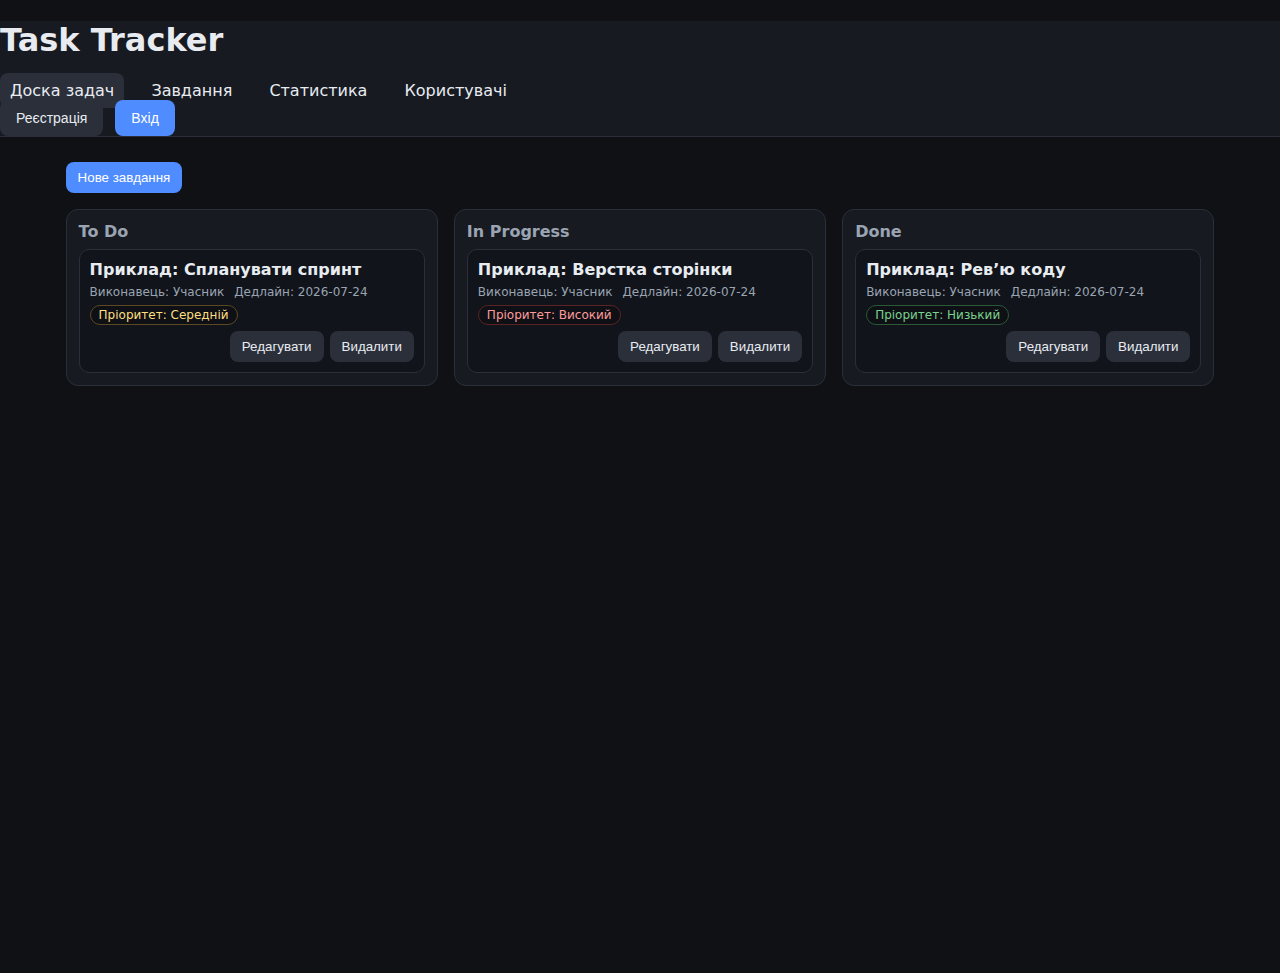
<file: index.html>
<!DOCTYPE html>
<html lang="uk">
<head>
	<meta charset="UTF-8" />
	<meta name="viewport" content="width=device-width, initial-scale=1.0" />
	<title>Task Tracker — Доска задач</title>
	<link rel="stylesheet" href="css/styles.css" />
</head>
<body>
	<header class="app-header">
		<h1>Task Tracker</h1>
		<nav class="top-nav">
			<a href="index.html" class="active">Доска задач</a>
			<a href="tasks.html">Завдання</a>
			<a href="stats.html">Статистика</a>
			<a href="users.html">Користувачі</a>
		</nav>
		<div class="auth-actions">
			<button id="btn-register" class="btn-secondary">Реєстрація</button>
			<button id="btn-login" class="btn-primary">Вхід</button>
		</div>
	</header>

	<main class="container">
		<section class="toolbar">
			<button id="btn-new-task" class="btn-primary">Нове завдання</button>
		</section>

		<section class="kanban" id="kanban-board">
			<article class="kanban-column" data-status="todo">
				<h2>To Do</h2>
				<div class="kanban-list" id="col-todo"></div>
			</article>
			<article class="kanban-column" data-status="in_progress">
				<h2>In Progress</h2>
				<div class="kanban-list" id="col-in_progress"></div>
			</article>
			<article class="kanban-column" data-status="done">
				<h2>Done</h2>
				<div class="kanban-list" id="col-done"></div>
			</article>
		</section>
	</main>

	<div class="modal" id="task-modal" aria-hidden="true">
		<div class="modal-backdrop" data-close></div>
		<div class="modal-content" role="dialog" aria-modal="true" aria-labelledby="task-modal-title">
			<header class="modal-header">
				<h3 id="task-modal-title">Завдання</h3>
				<button class="icon-button" data-close aria-label="Close">×</button>
			</header>
			<form id="task-form" class="modal-body">
				<input type="hidden" id="task-id" />

				<label>Назва
					<input type="text" id="task-title" required />
				</label>

				<label>Опис
					<textarea id="task-desc" rows="3"></textarea>
				</label>

				<label>Виконавець
					<select id="task-assignee"></select>
				</label>

				<div class="row">
					<label>Дедлайн
						<input type="date" id="task-deadline" />
					</label>
					<label>Пріоритет
						<select id="task-priority">
							<option value="low">Низький</option>
							<option value="medium" selected>Середній</option>
							<option value="high">Високий</option>
						</select>
					</label>
				</div>

				<label>Статус
					<select id="task-status">
						<option value="todo">To Do</option>
						<option value="in_progress">In Progress</option>
						<option value="done">Done</option>
					</select>
				</label>

				<footer class="modal-footer">
					<button type="button" class="btn-secondary" data-close>Скасувати</button>
					<button type="submit" class="btn-primary">Зберегти</button>
				</footer>
			</form>
		</div>
	</div>

	<div class="modal" id="auth-register-modal" aria-hidden="true">
		<div class="modal-backdrop" data-close></div>
		<div class="modal-content" role="dialog" aria-modal="true" aria-labelledby="register-title">
			<header class="modal-header">
				<h3 id="register-title">Реєстрація</h3>
				<button class="icon-button" data-close aria-label="Close">×</button>
			</header>
			<form id="register-form" class="modal-body">
				<label>Ім'я
					<input type="text" id="register-name" required />
				</label>
				<label>Пошта
					<input type="email" id="register-email" required />
				</label>
				<label>Пароль
					<input type="password" id="register-password" required />
				</label>
				<footer class="modal-footer">
					<button type="button" class="btn-secondary" data-close>Скасувати</button>
					<button type="submit" class="btn-primary">Зареєструватися</button>
				</footer>
			</form>
		</div>
	</div>

	<div class="modal" id="auth-login-modal" aria-hidden="true">
		<div class="modal-backdrop" data-close></div>
		<div class="modal-content" role="dialog" aria-modal="true" aria-labelledby="login-title">
			<header class="modal-header">
				<h3 id="login-title">Вхід</h3>
				<button class="icon-button" data-close aria-label="Close">×</button>
			</header>
			<form id="login-form" class="modal-body">
				<label>Пошта
					<input type="email" id="login-email" required />
				</label>
				<label>Пароль
					<input type="password" id="login-password" required />
				</label>
				<footer class="modal-footer">
					<button type="button" class="btn-secondary" data-close>Скасувати</button>
					<button type="submit" class="btn-primary">Увійти</button>
				</footer>
			</form>
		</div>
	</div>

	<script src="js/app.js"></script>
</body>
</html>
</file>
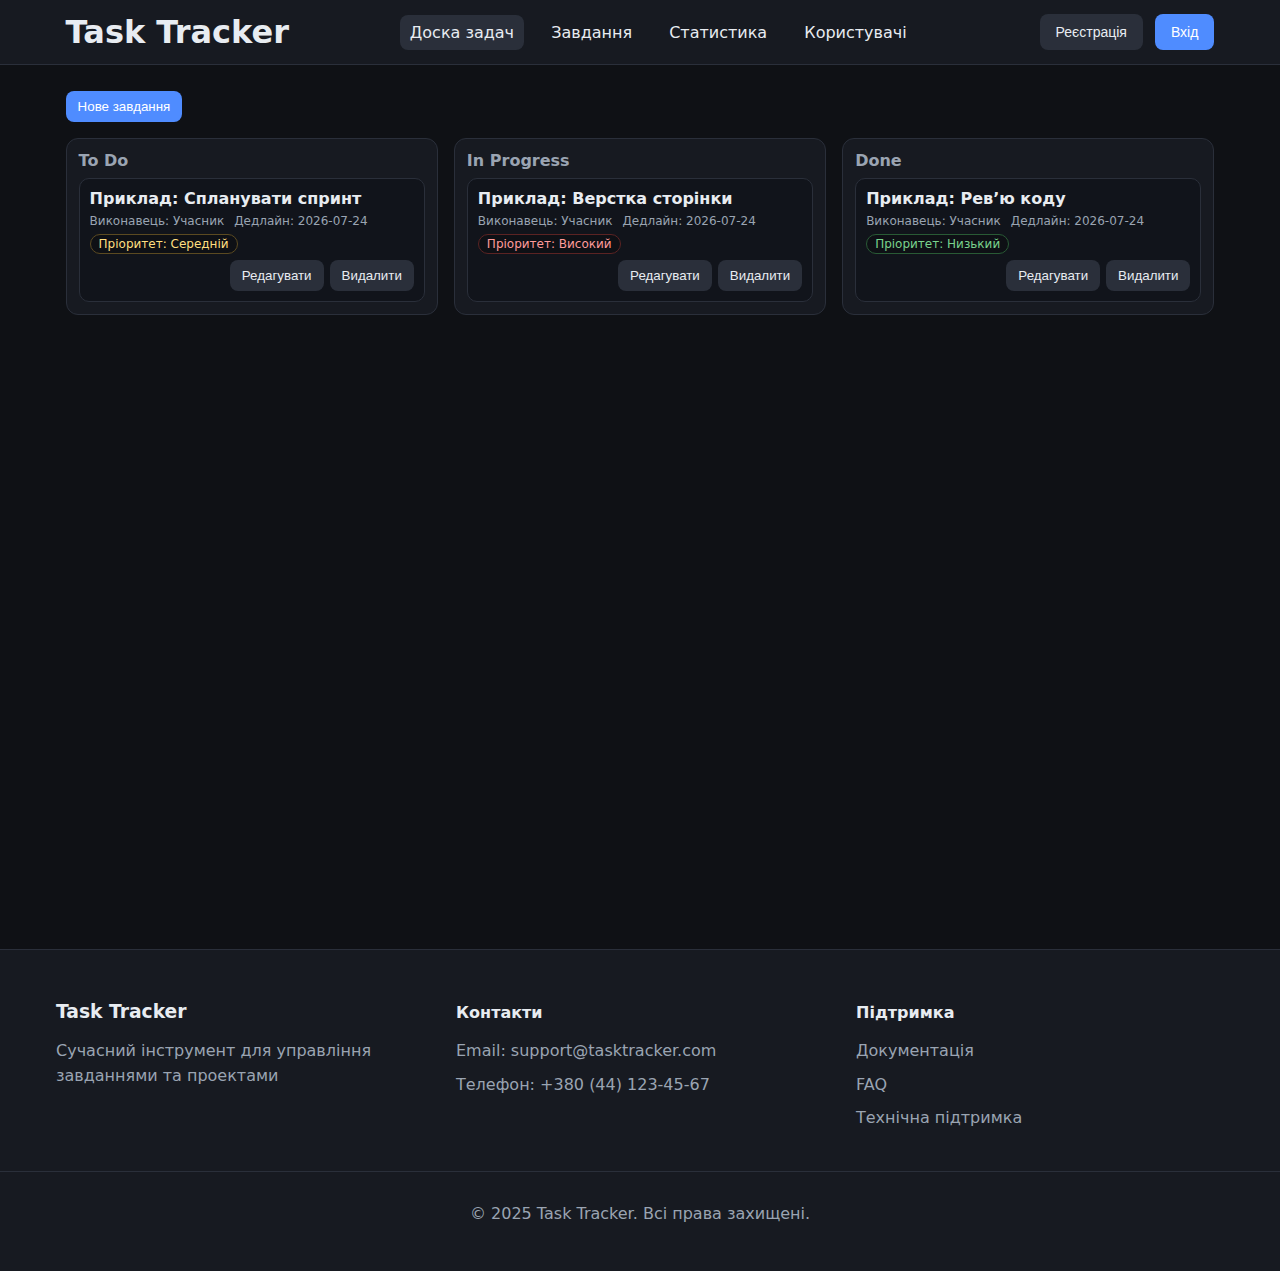
<file: html/index.html>
<!DOCTYPE html>
<html lang="uk">
<head>
	<meta charset="UTF-8" />
	<meta name="viewport" content="width=device-width, initial-scale=1.0" />
	<title>Task Tracker — Доска задач</title>
	<link rel="stylesheet" href="../css/styles.css" />
</head>
<body>
	<header class="app-header">
		<div class="header-content">
			<div class="logo-section">
				<h1>Task Tracker</h1>
				<button class="mobile-menu-toggle" id="mobile-menu-toggle" aria-label="Toggle menu">
					<span class="hamburger-line"></span>
					<span class="hamburger-line"></span>
					<span class="hamburger-line"></span>
				</button>
			</div>
			<nav class="top-nav" id="top-nav">
				<a href="index.html" class="active">Доска задач</a>
				<a href="tasks.html">Завдання</a>
				<a href="stats.html">Статистика</a>
				<a href="users.html">Користувачі</a>
				<div class="mobile-auth-actions">
					<button id="btn-register-mobile" class="btn-secondary">Реєстрація</button>
					<button id="btn-login-mobile" class="btn-primary">Вхід</button>
				</div>
			</nav>
			<div class="auth-actions">
				<button id="btn-register" class="btn-secondary">Реєстрація</button>
				<button id="btn-login" class="btn-primary">Вхід</button>
			</div>
		</div>
	</header>

	<main class="container">
		<section class="toolbar">
			<button id="btn-new-task" class="btn-primary">Нове завдання</button>
		</section>

		<section class="kanban" id="kanban-board">
			<article class="kanban-column" data-status="todo">
				<h2>To Do</h2>
				<div class="kanban-list" id="col-todo"></div>
			</article>
			<article class="kanban-column" data-status="in_progress">
				<h2>In Progress</h2>
				<div class="kanban-list" id="col-in_progress"></div>
			</article>
			<article class="kanban-column" data-status="done">
				<h2>Done</h2>
				<div class="kanban-list" id="col-done"></div>
			</article>
		</section>
	</main>

	<div class="modal" id="task-modal" aria-hidden="true">
		<div class="modal-backdrop" data-close></div>
		<div class="modal-content" role="dialog" aria-modal="true" aria-labelledby="task-modal-title">
			<header class="modal-header">
				<h3 id="task-modal-title">Завдання</h3>
				<button class="icon-button" data-close aria-label="Close">×</button>
			</header>
			<form id="task-form" class="modal-body">
				<input type="hidden" id="task-id" />

				<label>Назва
					<input type="text" id="task-title" required />
				</label>

				<label>Опис
					<textarea id="task-desc" rows="3"></textarea>
				</label>

				<label>Виконавець
					<select id="task-assignee"></select>
				</label>

				<div class="row">
					<label>Дедлайн
						<input type="date" id="task-deadline" />
					</label>
					<label>Пріоритет
						<select id="task-priority">
							<option value="low">Низький</option>
							<option value="medium" selected>Середній</option>
							<option value="high">Високий</option>
						</select>
					</label>
				</div>

				<label>Статус
					<select id="task-status">
						<option value="todo">To Do</option>
						<option value="in_progress">In Progress</option>
						<option value="done">Done</option>
					</select>
				</label>

				<footer class="modal-footer">
					<button type="button" class="btn-secondary" data-close>Скасувати</button>
					<button type="submit" class="btn-primary">Зберегти</button>
				</footer>
			</form>
		</div>
	</div>

	<div class="modal" id="auth-register-modal" aria-hidden="true">
		<div class="modal-backdrop" data-close></div>
		<div class="modal-content" role="dialog" aria-modal="true" aria-labelledby="register-title">
			<header class="modal-header">
				<h3 id="register-title">Реєстрація</h3>
				<button class="icon-button" data-close aria-label="Close">×</button>
			</header>
			<form id="register-form" class="modal-body">
				<label>Ім'я
					<input type="text" id="register-name" required />
				</label>
				<label>Пошта
					<input type="email" id="register-email" required />
				</label>
				<label>Пароль
					<input type="password" id="register-password" required />
				</label>
				<footer class="modal-footer">
					<button type="button" class="btn-secondary" data-close>Скасувати</button>
					<button type="submit" class="btn-primary">Зареєструватися</button>
				</footer>
			</form>
		</div>
	</div>

	<div class="modal" id="auth-login-modal" aria-hidden="true">
		<div class="modal-backdrop" data-close></div>
		<div class="modal-content" role="dialog" aria-modal="true" aria-labelledby="login-title">
			<header class="modal-header">
				<h3 id="login-title">Вхід</h3>
				<button class="icon-button" data-close aria-label="Close">×</button>
			</header>
			<form id="login-form" class="modal-body">
				<label>Пошта
					<input type="email" id="login-email" required />
				</label>
				<label>Пароль
					<input type="password" id="login-password" required />
				</label>
				<footer class="modal-footer">
					<button type="button" class="btn-secondary" data-close>Скасувати</button>
					<button type="submit" class="btn-primary">Увійти</button>
				</footer>
			</form>
		</div>
	</div>

	<footer class="app-footer">
		<div class="footer-content">
			<div class="footer-section">
				<h3>Task Tracker</h3>
				<p>Сучасний інструмент для управління завданнями та проектами</p>
			</div>
			<div class="footer-section">
				<h4>Контакти</h4>
				<p>Email: support@tasktracker.com</p>
				<p>Телефон: +380 (44) 123-45-67</p>
			</div>
			<div class="footer-section">
				<h4>Підтримка</h4>
				<p>Документація</p>
				<p>FAQ</p>
				<p>Технічна підтримка</p>
			</div>
		</div>
		<div class="footer-bottom">
			<p>&copy; 2025 Task Tracker. Всі права захищені.</p>
		</div>
	</footer>

	<script src="../js/app.js"></script>
</body>
</html>
</file>
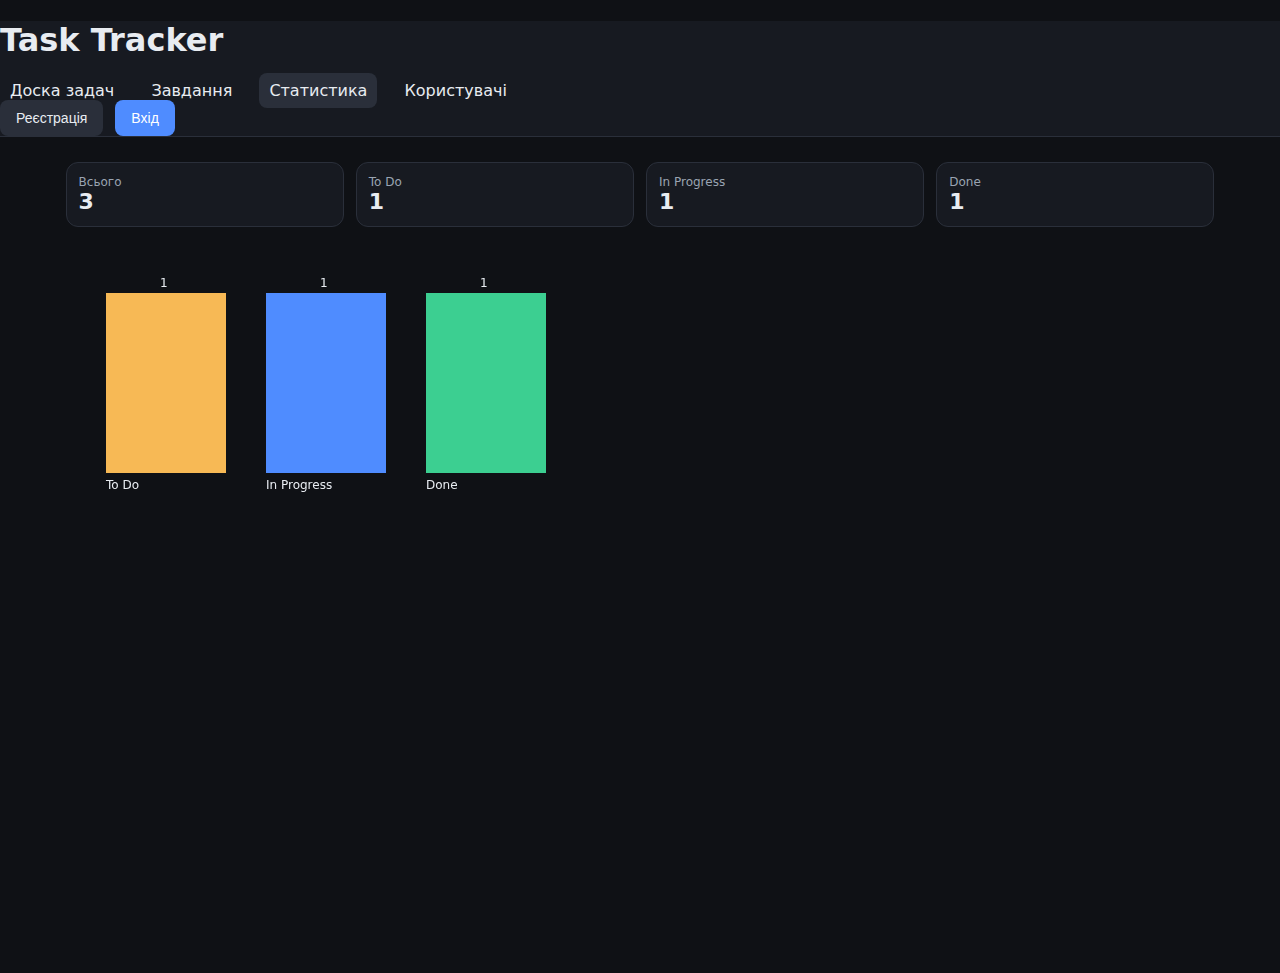
<file: stats.html>
<!DOCTYPE html>
<html lang="uk">
<head>
	<meta charset="UTF-8" />
	<meta name="viewport" content="width=device-width, initial-scale=1.0" />
	<title>Task Tracker — Статистика</title>
	<link rel="stylesheet" href="css/styles.css" />
</head>
<body>
	<header class="app-header">
		<h1>Task Tracker</h1>
		<nav class="top-nav">
			<a href="index.html">Доска задач</a>
			<a href="tasks.html">Завдання</a>
			<a href="stats.html" class="active">Статистика</a>
			<a href="users.html">Користувачі</a>
		</nav>
		<div class="auth-actions">
			<button id="btn-register" class="btn-secondary">Реєстрація</button>
			<button id="btn-login" class="btn-primary">Вхід</button>
		</div>
	</header>

	<main class="container">
		<section class="cards">
			<article class="card"><div class="card-title">Всього</div><div class="card-value" id="stat-total">0</div></article>
			<article class="card"><div class="card-title">To Do</div><div class="card-value" id="stat-todo">0</div></article>
			<article class="card"><div class="card-title">In Progress</div><div class="card-value" id="stat-inprogress">0</div></article>
			<article class="card"><div class="card-title">Done</div><div class="card-value" id="stat-done">0</div></article>
		</section>

		<section>
			<canvas id="chart-status" width="600" height="260" aria-label="Status chart"></canvas>
		</section>
	</main>

	<div class="modal" id="auth-register-modal" aria-hidden="true">
		<div class="modal-backdrop" data-close></div>
		<div class="modal-content" role="dialog" aria-modal="true" aria-labelledby="register-title">
			<header class="modal-header">
				<h3 id="register-title">Реєстрація</h3>
				<button class="icon-button" data-close aria-label="Close">×</button>
			</header>
			<form id="register-form" class="modal-body">
				<label>Ім'я
					<input type="text" id="register-name" required />
				</label>
				<label>Пошта
					<input type="email" id="register-email" required />
				</label>
				<label>Пароль
					<input type="password" id="register-password" required />
				</label>
				<footer class="modal-footer">
					<button type="button" class="btn-secondary" data-close>Скасувати</button>
					<button type="submit" class="btn-primary">Зареєструватися</button>
				</footer>
			</form>
		</div>
	</div>

	<div class="modal" id="auth-login-modal" aria-hidden="true">
		<div class="modal-backdrop" data-close></div>
		<div class="modal-content" role="dialog" aria-modal="true" aria-labelledby="login-title">
			<header class="modal-header">
				<h3 id="login-title">Вхід</h3>
				<button class="icon-button" data-close aria-label="Close">×</button>
			</header>
			<form id="login-form" class="modal-body">
				<label>Пошта
					<input type="email" id="login-email" required />
				</label>
				<label>Пароль
					<input type="password" id="login-password" required />
				</label>
				<footer class="modal-footer">
					<button type="button" class="btn-secondary" data-close>Скасувати</button>
					<button type="submit" class="btn-primary">Увійти</button>
				</footer>
			</form>
		</div>
	</div>

	<script src="js/app.js"></script>
</body>
</html>
</file>
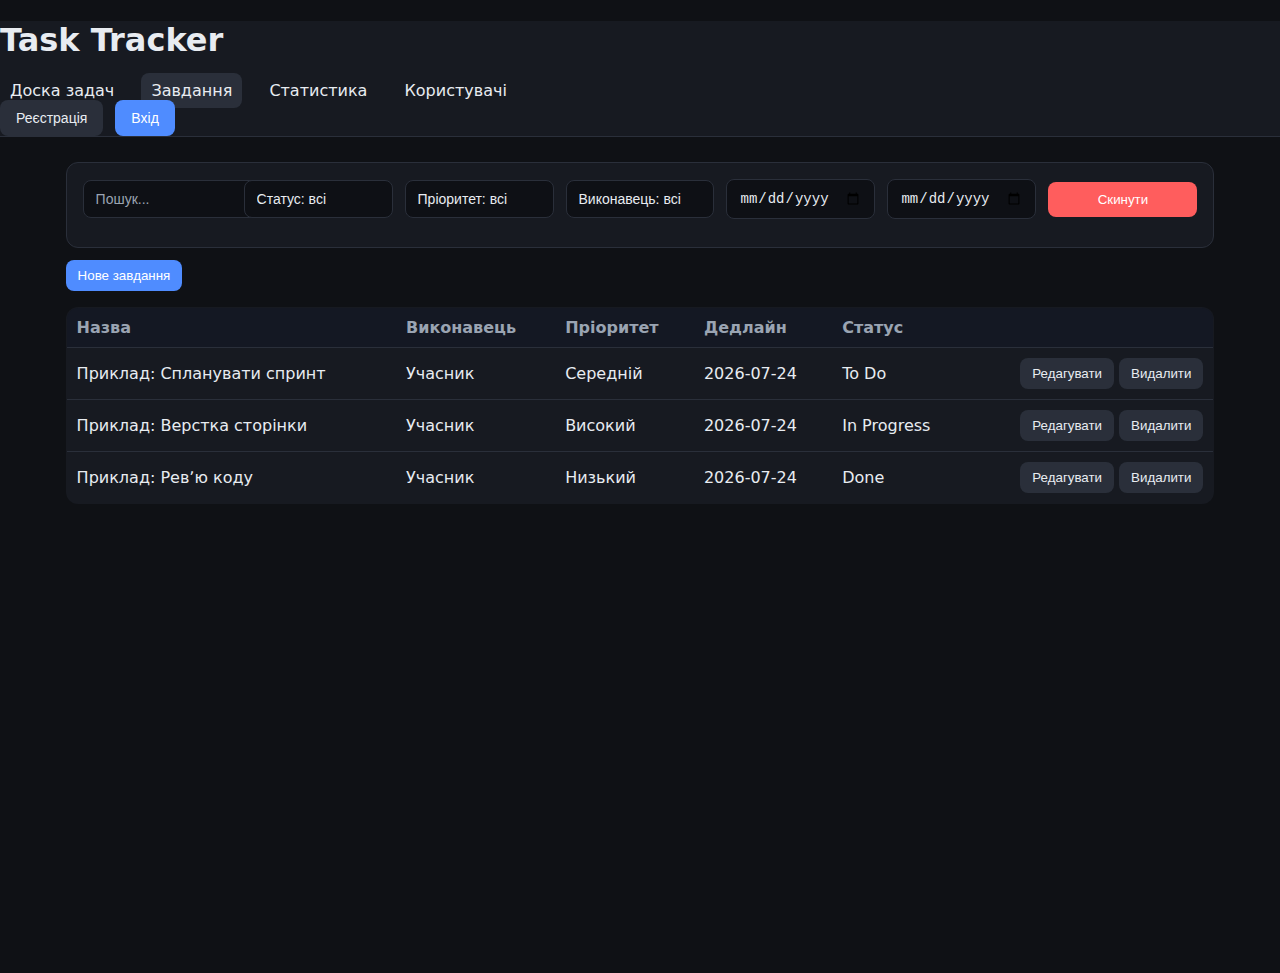
<file: tasks.html>
<!DOCTYPE html>
<html lang="uk">
<head>
	<meta charset="UTF-8" />
	<meta name="viewport" content="width=device-width, initial-scale=1.0" />
	<title>Task Tracker — Список завдань</title>
	<link rel="stylesheet" href="css/styles.css" />
</head>
<body>
	<header class="app-header">
		<h1>Task Tracker</h1>
		<nav class="top-nav">
			<a href="index.html">Доска задач</a>
			<a href="tasks.html" class="active">Завдання</a>
			<a href="stats.html">Статистика</a>
			<a href="users.html">Користувачі</a>
		</nav>
		<div class="auth-actions">
			<button id="btn-register" class="btn-secondary">Реєстрація</button>
			<button id="btn-login" class="btn-primary">Вхід</button>
		</div>
	</header>

	<main class="container">
		<section class="toolbar">
			<div class="filters">
				<input id="filter-text" type="text" placeholder="Пошук..." />
				<select id="filter-status">
					<option value="">Статус: всі</option>
					<option value="todo">To Do</option>
					<option value="in_progress">In Progress</option>
					<option value="done">Done</option>
				</select>
				<select id="filter-priority">
					<option value="">Пріоритет: всі</option>
					<option value="low">Низький</option>
					<option value="medium">Середній</option>
					<option value="high">Високий</option>
				</select>
				<select id="filter-assignee"></select>
				<input id="filter-from" type="date" />
				<input id="filter-to" type="date" />
				<button id="btn-clear-filters" class="btn-secondary">Скинути</button>
			</div>
			<button id="btn-new-task" class="btn-primary">Нове завдання</button>
		</section>

		<section>
			<table class="table" id="tasks-table">
				<thead>
					<tr>
						<th>Назва</th>
						<th>Виконавець</th>
						<th>Пріоритет</th>
						<th>Дедлайн</th>
						<th>Статус</th>
						<th></th>
					</tr>
				</thead>
				<tbody></tbody>
			</table>
		</section>
	</main>

	<div class="modal" id="task-modal" aria-hidden="true">
		<div class="modal-backdrop" data-close></div>
		<div class="modal-content" role="dialog" aria-modal="true" aria-labelledby="task-modal-title">
			<header class="modal-header">
				<h3 id="task-modal-title">Завдання</h3>
				<button class="icon-button" data-close aria-label="Close">×</button>
			</header>
			<form id="task-form" class="modal-body">
				<input type="hidden" id="task-id" />

				<label>Назва
					<input type="text" id="task-title" required />
				</label>

				<label>Опис
					<textarea id="task-desc" rows="3"></textarea>
				</label>

				<label>Виконавець
					<select id="task-assignee"></select>
				</label>

				<div class="row">
					<label>Дедлайн
						<input type="date" id="task-deadline" />
					</label>
					<label>Пріоритет
						<select id="task-priority">
							<option value="low">Низький</option>
							<option value="medium" selected>Середній</option>
							<option value="high">Високий</option>
						</select>
					</label>
				</div>

				<label>Статус
					<select id="task-status">
						<option value="todo">To Do</option>
						<option value="in_progress">In Progress</option>
						<option value="done">Done</option>
					</select>
				</label>

				<footer class="modal-footer">
					<button type="button" class="btn-secondary" data-close>Скасувати</button>
					<button type="submit" class="btn-primary">Зберегти</button>
				</footer>
			</form>
		</div>
	</div>

	<div class="modal" id="auth-register-modal" aria-hidden="true">
		<div class="modal-backdrop" data-close></div>
		<div class="modal-content" role="dialog" aria-modal="true" aria-labelledby="register-title">
			<header class="modal-header">
				<h3 id="register-title">Реєстрація</h3>
				<button class="icon-button" data-close aria-label="Close">×</button>
			</header>
			<form id="register-form" class="modal-body">
				<label>Ім'я
					<input type="text" id="register-name" required />
				</label>
				<label>Пошта
					<input type="email" id="register-email" required />
				</label>
				<label>Пароль
					<input type="password" id="register-password" required />
				</label>
				<footer class="modal-footer">
					<button type="button" class="btn-secondary" data-close>Скасувати</button>
					<button type="submit" class="btn-primary">Зареєструватися</button>
				</footer>
			</form>
		</div>
	</div>

	<div class="modal" id="auth-login-modal" aria-hidden="true">
		<div class="modal-backdrop" data-close></div>
		<div class="modal-content" role="dialog" aria-modal="true" aria-labelledby="login-title">
			<header class="modal-header">
				<h3 id="login-title">Вхід</h3>
				<button class="icon-button" data-close aria-label="Close">×</button>
			</header>
			<form id="login-form" class="modal-body">
				<label>Пошта
					<input type="email" id="login-email" required />
				</label>
				<label>Пароль
					<input type="password" id="login-password" required />
				</label>
				<footer class="modal-footer">
					<button type="button" class="btn-secondary" data-close>Скасувати</button>
					<button type="submit" class="btn-primary">Увійти</button>
				</footer>
			</form>
		</div>
	</div>

	<script src="js/app.js"></script>
</body>
</html>
</file>
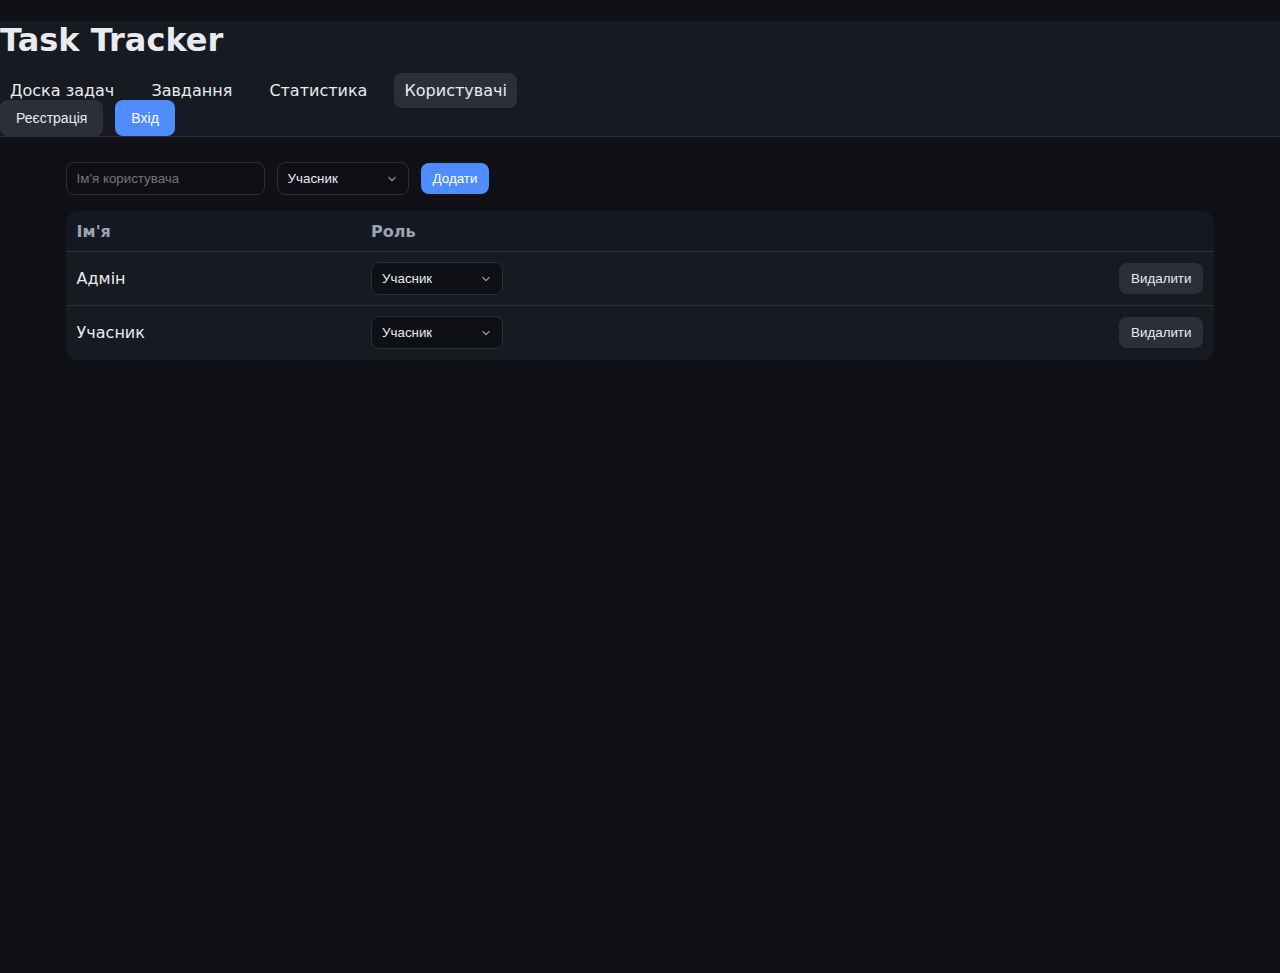
<file: users.html>
<!DOCTYPE html>
<html lang="uk">
<head>
	<meta charset="UTF-8" />
	<meta name="viewport" content="width=device-width, initial-scale=1.0" />
	<title>Task Tracker — Користувачі</title>
	<link rel="stylesheet" href="css/styles.css" />
</head>
<body>
	<header class="app-header">
		<h1>Task Tracker</h1>
		<nav class="top-nav">
			<a href="index.html">Доска задач</a>
			<a href="tasks.html">Завдання</a>
			<a href="stats.html">Статистика</a>
			<a href="users.html" class="active">Користувачі</a>
		</nav>
		<div class="auth-actions">
			<button id="btn-register" class="btn-secondary">Реєстрація</button>
			<button id="btn-login" class="btn-primary">Вхід</button>
		</div>
	</header>

	<main class="container">
		<section class="toolbar">
			<div class="row">
				<input type="text" id="new-user-name" placeholder="Ім'я користувача" />
				<select id="new-user-role">
					<option value="member">Учасник</option>
					<option value="admin">Адміністратор</option>
				</select>
				<button id="btn-add-user" class="btn-primary">Додати</button>
			</div>
		</section>

		<section>
			<table class="table" id="users-table">
				<thead>
					<tr>
						<th>Ім'я</th>
						<th>Роль</th>
						<th></th>
					</tr>
				</thead>
				<tbody></tbody>
			</table>
		</section>
	</main>

	<div class="modal" id="auth-register-modal" aria-hidden="true">
		<div class="modal-backdrop" data-close></div>
		<div class="modal-content" role="dialog" aria-modal="true" aria-labelledby="register-title">
			<header class="modal-header">
				<h3 id="register-title">Реєстрація</h3>
				<button class="icon-button" data-close aria-label="Close">×</button>
			</header>
			<form id="register-form" class="modal-body">
				<label>Ім'я
					<input type="text" id="register-name" required />
				</label>
				<label>Пошта
					<input type="email" id="register-email" required />
				</label>
				<label>Пароль
					<input type="password" id="register-password" required />
				</label>
				<footer class="modal-footer">
					<button type="button" class="btn-secondary" data-close>Скасувати</button>
					<button type="submit" class="btn-primary">Зареєструватися</button>
				</footer>
			</form>
		</div>
	</div>

	<div class="modal" id="auth-login-modal" aria-hidden="true">
		<div class="modal-backdrop" data-close></div>
		<div class="modal-content" role="dialog" aria-modal="true" aria-labelledby="login-title">
			<header class="modal-header">
				<h3 id="login-title">Вхід</h3>
				<button class="icon-button" data-close aria-label="Close">×</button>
			</header>
			<form id="login-form" class="modal-body">
				<label>Пошта
					<input type="email" id="login-email" required />
				</label>
				<label>Пароль
					<input type="password" id="login-password" required />
				</label>
				<footer class="modal-footer">
					<button type="button" class="btn-secondary" data-close>Скасувати</button>
					<button type="submit" class="btn-primary">Увійти</button>
				</footer>
			</form>
		</div>
	</div>

	<script src="js/app.js"></script>
</body>
</html>
</file>
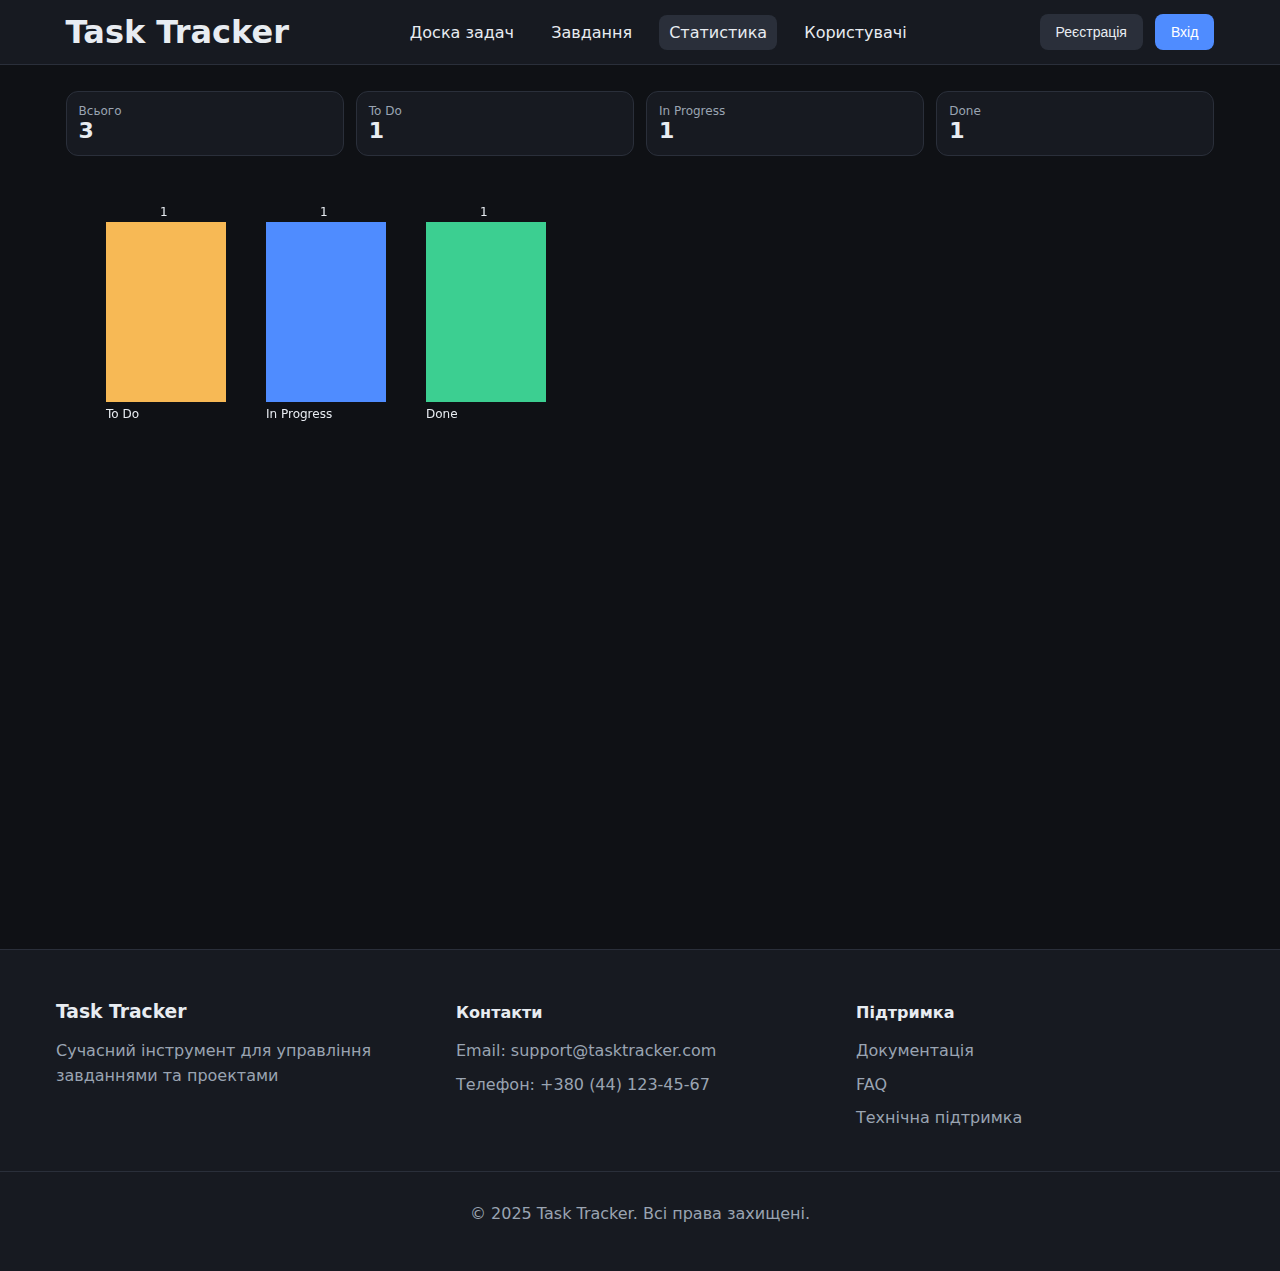
<file: html/stats.html>
<!DOCTYPE html>
<html lang="uk">
<head>
	<meta charset="UTF-8" />
	<meta name="viewport" content="width=device-width, initial-scale=1.0" />
	<title>Task Tracker — Статистика</title>
	<link rel="stylesheet" href="../css/styles.css" />
</head>
<body>
	<header class="app-header">
		<div class="header-content">
			<div class="logo-section">
				<h1>Task Tracker</h1>
				<button class="mobile-menu-toggle" id="mobile-menu-toggle" aria-label="Toggle menu">
					<span class="hamburger-line"></span>
					<span class="hamburger-line"></span>
					<span class="hamburger-line"></span>
				</button>
			</div>
			<nav class="top-nav" id="top-nav">
				<a href="index.html">Доска задач</a>
				<a href="tasks.html">Завдання</a>
				<a href="stats.html" class="active">Статистика</a>
				<a href="users.html">Користувачі</a>
				<div class="mobile-auth-actions">
					<button id="btn-register-mobile" class="btn-secondary">Реєстрація</button>
					<button id="btn-login-mobile" class="btn-primary">Вхід</button>
				</div>
			</nav>
			<div class="auth-actions">
				<button id="btn-register" class="btn-secondary">Реєстрація</button>
				<button id="btn-login" class="btn-primary">Вхід</button>
			</div>
		</div>
	</header>

	<main class="container">
		<section class="cards">
			<article class="card"><div class="card-title">Всього</div><div class="card-value" id="stat-total">0</div></article>
			<article class="card"><div class="card-title">To Do</div><div class="card-value" id="stat-todo">0</div></article>
			<article class="card"><div class="card-title">In Progress</div><div class="card-value" id="stat-inprogress">0</div></article>
			<article class="card"><div class="card-title">Done</div><div class="card-value" id="stat-done">0</div></article>
		</section>

		<section>
			<canvas id="chart-status" width="600" height="260" aria-label="Status chart"></canvas>
		</section>
	</main>

	<div class="modal" id="auth-register-modal" aria-hidden="true">
		<div class="modal-backdrop" data-close></div>
		<div class="modal-content" role="dialog" aria-modal="true" aria-labelledby="register-title">
			<header class="modal-header">
				<h3 id="register-title">Реєстрація</h3>
				<button class="icon-button" data-close aria-label="Close">×</button>
			</header>
			<form id="register-form" class="modal-body">
				<label>Ім'я
					<input type="text" id="register-name" required />
				</label>
				<label>Пошта
					<input type="email" id="register-email" required />
				</label>
				<label>Пароль
					<input type="password" id="register-password" required />
				</label>
				<footer class="modal-footer">
					<button type="button" class="btn-secondary" data-close>Скасувати</button>
					<button type="submit" class="btn-primary">Зареєструватися</button>
				</footer>
			</form>
		</div>
	</div>

	<div class="modal" id="auth-login-modal" aria-hidden="true">
		<div class="modal-backdrop" data-close></div>
		<div class="modal-content" role="dialog" aria-modal="true" aria-labelledby="login-title">
			<header class="modal-header">
				<h3 id="login-title">Вхід</h3>
				<button class="icon-button" data-close aria-label="Close">×</button>
			</header>
			<form id="login-form" class="modal-body">
				<label>Пошта
					<input type="email" id="login-email" required />
				</label>
				<label>Пароль
					<input type="password" id="login-password" required />
				</label>
				<footer class="modal-footer">
					<button type="button" class="btn-secondary" data-close>Скасувати</button>
					<button type="submit" class="btn-primary">Увійти</button>
				</footer>
			</form>
		</div>
	</div>

	<footer class="app-footer">
		<div class="footer-content">
			<div class="footer-section">
				<h3>Task Tracker</h3>
				<p>Сучасний інструмент для управління завданнями та проектами</p>
			</div>
			<div class="footer-section">
				<h4>Контакти</h4>
				<p>Email: support@tasktracker.com</p>
				<p>Телефон: +380 (44) 123-45-67</p>
			</div>
			<div class="footer-section">
				<h4>Підтримка</h4>
				<p>Документація</p>
				<p>FAQ</p>
				<p>Технічна підтримка</p>
			</div>
		</div>
		<div class="footer-bottom">
			<p>&copy; 2025 Task Tracker. Всі права захищені.</p>
		</div>
	</footer>

	<script src="../js/app.js"></script>
</body>
</html>
</file>
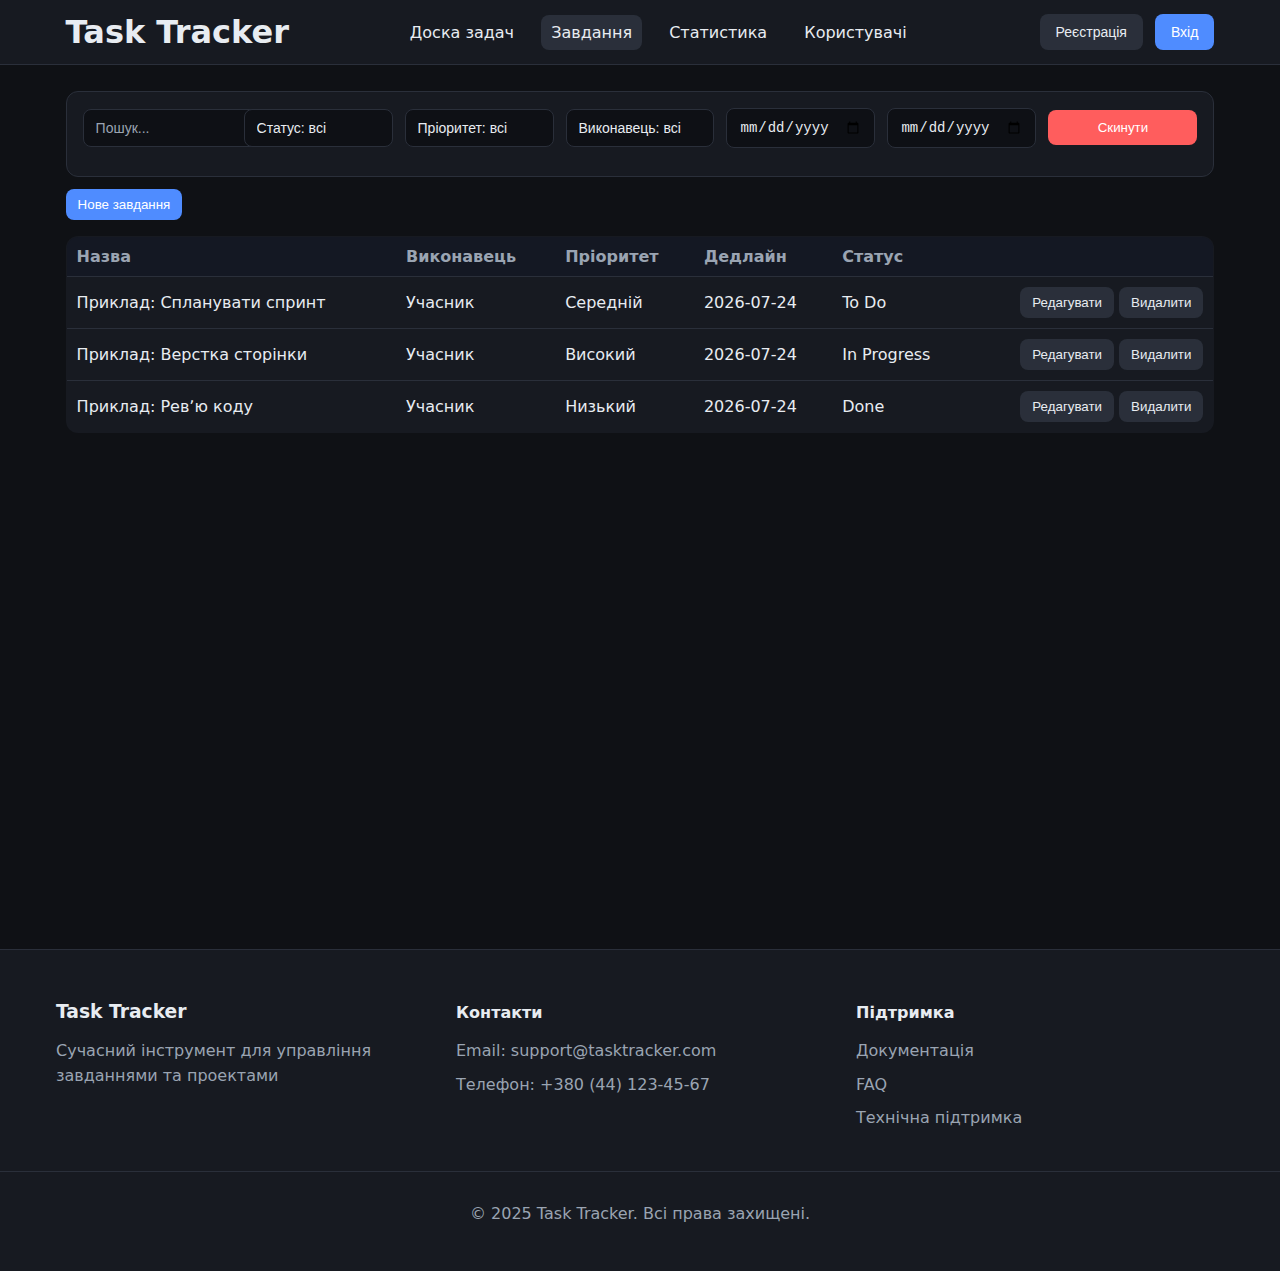
<file: html/tasks.html>
<!DOCTYPE html>
<html lang="uk">
<head>
	<meta charset="UTF-8" />
	<meta name="viewport" content="width=device-width, initial-scale=1.0" />
	<title>Task Tracker — Список завдань</title>
	<link rel="stylesheet" href="../css/styles.css" />
</head>
<body>
	<header class="app-header">
		<div class="header-content">
			<div class="logo-section">
				<h1>Task Tracker</h1>
				<button class="mobile-menu-toggle" id="mobile-menu-toggle" aria-label="Toggle menu">
					<span class="hamburger-line"></span>
					<span class="hamburger-line"></span>
					<span class="hamburger-line"></span>
				</button>
			</div>
			<nav class="top-nav" id="top-nav">
				<a href="index.html">Доска задач</a>
				<a href="tasks.html" class="active">Завдання</a>
				<a href="stats.html">Статистика</a>
				<a href="users.html">Користувачі</a>
				<div class="mobile-auth-actions">
					<button id="btn-register-mobile" class="btn-secondary">Реєстрація</button>
					<button id="btn-login-mobile" class="btn-primary">Вхід</button>
				</div>
			</nav>
			<div class="auth-actions">
				<button id="btn-register" class="btn-secondary">Реєстрація</button>
				<button id="btn-login" class="btn-primary">Вхід</button>
			</div>
		</div>
	</header>

	<main class="container">
		<section class="toolbar">
			<div class="filters">
				<input id="filter-text" type="text" placeholder="Пошук..." />
				<select id="filter-status">
					<option value="">Статус: всі</option>
					<option value="todo">To Do</option>
					<option value="in_progress">In Progress</option>
					<option value="done">Done</option>
				</select>
				<select id="filter-priority">
					<option value="">Пріоритет: всі</option>
					<option value="low">Низький</option>
					<option value="medium">Середній</option>
					<option value="high">Високий</option>
				</select>
				<select id="filter-assignee"></select>
				<input id="filter-from" type="date" />
				<input id="filter-to" type="date" />
				<button id="btn-clear-filters" class="btn-secondary">Скинути</button>
			</div>
			<button id="btn-new-task" class="btn-primary">Нове завдання</button>
		</section>

		<section>
			<table class="table" id="tasks-table">
				<thead>
					<tr>
						<th>Назва</th>
						<th>Виконавець</th>
						<th>Пріоритет</th>
						<th>Дедлайн</th>
						<th>Статус</th>
						<th></th>
					</tr>
				</thead>
				<tbody></tbody>
			</table>
		</section>
	</main>

	<div class="modal" id="task-modal" aria-hidden="true">
		<div class="modal-backdrop" data-close></div>
		<div class="modal-content" role="dialog" aria-modal="true" aria-labelledby="task-modal-title">
			<header class="modal-header">
				<h3 id="task-modal-title">Завдання</h3>
				<button class="icon-button" data-close aria-label="Close">×</button>
			</header>
			<form id="task-form" class="modal-body">
				<input type="hidden" id="task-id" />

				<label>Назва
					<input type="text" id="task-title" required />
				</label>

				<label>Опис
					<textarea id="task-desc" rows="3"></textarea>
				</label>

				<label>Виконавець
					<select id="task-assignee"></select>
				</label>

				<div class="row">
					<label>Дедлайн
						<input type="date" id="task-deadline" />
					</label>
					<label>Пріоритет
						<select id="task-priority">
							<option value="low">Низький</option>
							<option value="medium" selected>Середній</option>
							<option value="high">Високий</option>
						</select>
					</label>
				</div>

				<label>Статус
					<select id="task-status">
						<option value="todo">To Do</option>
						<option value="in_progress">In Progress</option>
						<option value="done">Done</option>
					</select>
				</label>

				<footer class="modal-footer">
					<button type="button" class="btn-secondary" data-close>Скасувати</button>
					<button type="submit" class="btn-primary">Зберегти</button>
				</footer>
			</form>
		</div>
	</div>

	<div class="modal" id="auth-register-modal" aria-hidden="true">
		<div class="modal-backdrop" data-close></div>
		<div class="modal-content" role="dialog" aria-modal="true" aria-labelledby="register-title">
			<header class="modal-header">
				<h3 id="register-title">Реєстрація</h3>
				<button class="icon-button" data-close aria-label="Close">×</button>
			</header>
			<form id="register-form" class="modal-body">
				<label>Ім'я
					<input type="text" id="register-name" required />
				</label>
				<label>Пошта
					<input type="email" id="register-email" required />
				</label>
				<label>Пароль
					<input type="password" id="register-password" required />
				</label>
				<footer class="modal-footer">
					<button type="button" class="btn-secondary" data-close>Скасувати</button>
					<button type="submit" class="btn-primary">Зареєструватися</button>
				</footer>
			</form>
		</div>
	</div>

	<div class="modal" id="auth-login-modal" aria-hidden="true">
		<div class="modal-backdrop" data-close></div>
		<div class="modal-content" role="dialog" aria-modal="true" aria-labelledby="login-title">
			<header class="modal-header">
				<h3 id="login-title">Вхід</h3>
				<button class="icon-button" data-close aria-label="Close">×</button>
			</header>
			<form id="login-form" class="modal-body">
				<label>Пошта
					<input type="email" id="login-email" required />
				</label>
				<label>Пароль
					<input type="password" id="login-password" required />
				</label>
				<footer class="modal-footer">
					<button type="button" class="btn-secondary" data-close>Скасувати</button>
					<button type="submit" class="btn-primary">Увійти</button>
				</footer>
			</form>
		</div>
	</div>

	<footer class="app-footer">
		<div class="footer-content">
			<div class="footer-section">
				<h3>Task Tracker</h3>
				<p>Сучасний інструмент для управління завданнями та проектами</p>
			</div>
			<div class="footer-section">
				<h4>Контакти</h4>
				<p>Email: support@tasktracker.com</p>
				<p>Телефон: +380 (44) 123-45-67</p>
			</div>
			<div class="footer-section">
				<h4>Підтримка</h4>
				<p>Документація</p>
				<p>FAQ</p>
				<p>Технічна підтримка</p>
			</div>
		</div>
		<div class="footer-bottom">
			<p>&copy; 2025 Task Tracker. Всі права захищені.</p>
		</div>
	</footer>

	<script src="../js/app.js"></script>
</body>
</html>
</file>
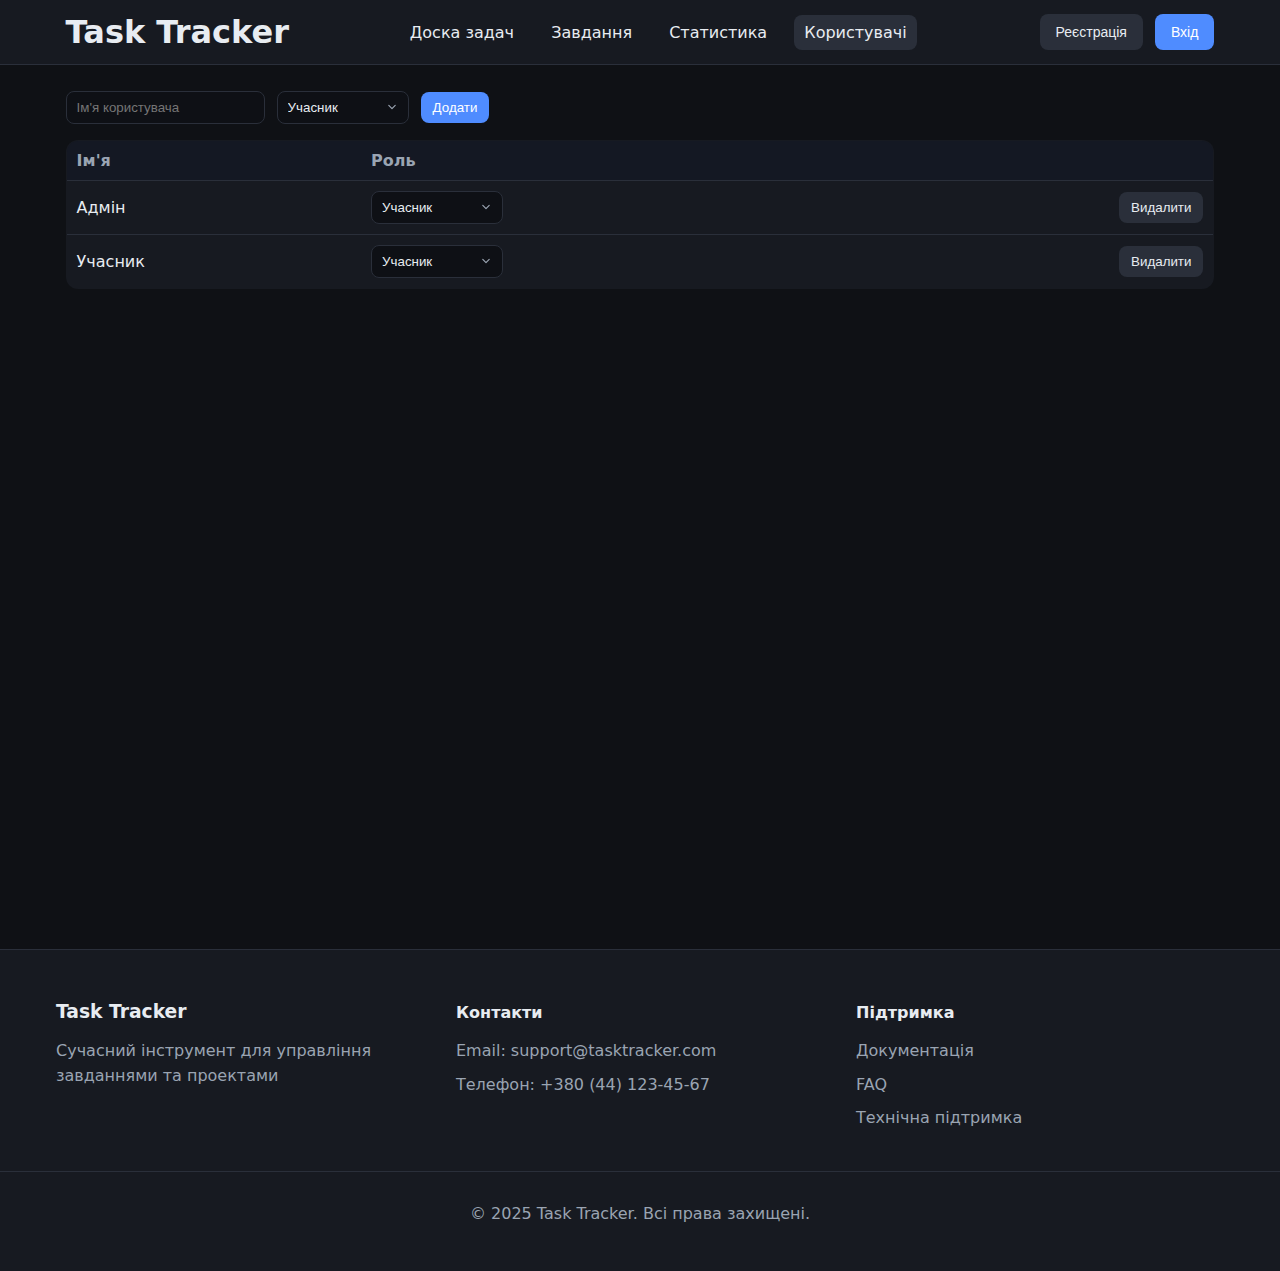
<file: html/users.html>
<!DOCTYPE html>
<html lang="uk">
<head>
	<meta charset="UTF-8" />
	<meta name="viewport" content="width=device-width, initial-scale=1.0" />
	<title>Task Tracker — Користувачі</title>
	<link rel="stylesheet" href="../css/styles.css" />
</head>
<body>
	<header class="app-header">
		<div class="header-content">
			<div class="logo-section">
				<h1>Task Tracker</h1>
				<button class="mobile-menu-toggle" id="mobile-menu-toggle" aria-label="Toggle menu">
					<span class="hamburger-line"></span>
					<span class="hamburger-line"></span>
					<span class="hamburger-line"></span>
				</button>
			</div>
			<nav class="top-nav" id="top-nav">
				<a href="index.html">Доска задач</a>
				<a href="tasks.html">Завдання</a>
				<a href="stats.html">Статистика</a>
				<a href="users.html" class="active">Користувачі</a>
				<div class="mobile-auth-actions">
					<button id="btn-register-mobile" class="btn-secondary">Реєстрація</button>
					<button id="btn-login-mobile" class="btn-primary">Вхід</button>
				</div>
			</nav>
			<div class="auth-actions">
				<button id="btn-register" class="btn-secondary">Реєстрація</button>
				<button id="btn-login" class="btn-primary">Вхід</button>
			</div>
		</div>
	</header>

	<main class="container">
		<section class="toolbar">
			<div class="row">
				<input type="text" id="new-user-name" placeholder="Ім'я користувача" />
				<select id="new-user-role">
					<option value="member">Учасник</option>
					<option value="admin">Адміністратор</option>
				</select>
				<button id="btn-add-user" class="btn-primary">Додати</button>
			</div>
		</section>

		<section>
			<table class="table" id="users-table">
				<thead>
					<tr>
						<th>Ім'я</th>
						<th>Роль</th>
						<th></th>
					</tr>
				</thead>
				<tbody></tbody>
			</table>
		</section>
	</main>

	<div class="modal" id="auth-register-modal" aria-hidden="true">
		<div class="modal-backdrop" data-close></div>
		<div class="modal-content" role="dialog" aria-modal="true" aria-labelledby="register-title">
			<header class="modal-header">
				<h3 id="register-title">Реєстрація</h3>
				<button class="icon-button" data-close aria-label="Close">×</button>
			</header>
			<form id="register-form" class="modal-body">
				<label>Ім'я
					<input type="text" id="register-name" required />
				</label>
				<label>Пошта
					<input type="email" id="register-email" required />
				</label>
				<label>Пароль
					<input type="password" id="register-password" required />
				</label>
				<footer class="modal-footer">
					<button type="button" class="btn-secondary" data-close>Скасувати</button>
					<button type="submit" class="btn-primary">Зареєструватися</button>
				</footer>
			</form>
		</div>
	</div>

	<div class="modal" id="auth-login-modal" aria-hidden="true">
		<div class="modal-backdrop" data-close></div>
		<div class="modal-content" role="dialog" aria-modal="true" aria-labelledby="login-title">
			<header class="modal-header">
				<h3 id="login-title">Вхід</h3>
				<button class="icon-button" data-close aria-label="Close">×</button>
			</header>
			<form id="login-form" class="modal-body">
				<label>Пошта
					<input type="email" id="login-email" required />
				</label>
				<label>Пароль
					<input type="password" id="login-password" required />
				</label>
				<footer class="modal-footer">
					<button type="button" class="btn-secondary" data-close>Скасувати</button>
					<button type="submit" class="btn-primary">Увійти</button>
				</footer>
			</form>
		</div>
	</div>

	<footer class="app-footer">
		<div class="footer-content">
			<div class="footer-section">
				<h3>Task Tracker</h3>
				<p>Сучасний інструмент для управління завданнями та проектами</p>
			</div>
			<div class="footer-section">
				<h4>Контакти</h4>
				<p>Email: support@tasktracker.com</p>
				<p>Телефон: +380 (44) 123-45-67</p>
			</div>
			<div class="footer-section">
				<h4>Підтримка</h4>
				<p>Документація</p>
				<p>FAQ</p>
				<p>Технічна підтримка</p>
			</div>
		</div>
		<div class="footer-bottom">
			<p>&copy; 2025 Task Tracker. Всі права захищені.</p>
		</div>
	</footer>

	<script src="../js/app.js"></script>
</body>
</html>
</file>
<file: css/styles.css>
:root {
	--bg: #0f1115;
	--panel: #171a21;
	--text: #e8ecf1;
	--muted: #9aa4b2;
	--primary: #4f8cff;
	--secondary: #2a2f3a;
	--danger: #ff5d5d;
	--success: #3ccf91;
	--warning: #f7b955;
	--border: #2a2f3a;
	
	/* Responsive units */
	--base-font-size: 1rem;
	--header-height: 4rem;
	--container-padding: clamp(0.5rem, 2vw, 2rem);
	--border-radius: 0.5rem;
	--spacing-xs: 0.25rem;
	--spacing-sm: 0.5rem;
	--spacing-md: 1rem;
	--spacing-lg: 1.5rem;
	--spacing-xl: 2rem;
	--spacing-xxl: 3rem;
}

* {
	box-sizing: border-box;
}

html,
body {
	height: 100%;
}

body {
	margin: 0;
	font-family: system-ui, -apple-system, Segoe UI, Roboto, Ubuntu, Cantarell, "Helvetica Neue", Arial;
	background: var(--bg);
	color: var(--text);
}

a {
	color: var(--text);
	text-decoration: none;
}

.app-header {
	border-bottom: 1px solid var(--border);
	background: var(--panel);
	position: sticky;
	top: 0;
	z-index: 10;
}

.header-content {
	display: flex;
	align-items: center;
	justify-content: space-between; /* Рівномірний розподіл елементів */
	padding: var(--spacing-md) var(--container-padding);
	max-width: 1200px;
	margin: 0 auto;
	height: var(--header-height);
}

.logo-section {
	display: flex;
	align-items: center;
	gap: 1rem;
}

.mobile-menu-toggle {
	display: none;
	flex-direction: column;
	justify-content: center;
	align-items: center;
	width: 2rem;
	height: 2rem;
	background: transparent;
	border: none;
	cursor: pointer;
	padding: 0;
	z-index: 20;
	gap: 4px;
	position: relative;
}

.hamburger-line {
	width: 20px;
	height: 2px;
	background: var(--text);
	transition: all 0.3s cubic-bezier(0.4, 0, 0.2, 1);
	transform-origin: center;
	border-radius: 1px;
}

.mobile-menu-toggle.active .hamburger-line:nth-child(1) {
	transform: rotate(45deg) translate(0, 0);
	position: absolute;
}

.mobile-menu-toggle.active .hamburger-line:nth-child(2) {
	opacity: 0;
	transform: scaleX(0);
}

.mobile-menu-toggle.active .hamburger-line:nth-child(3) {
	transform: rotate(-45deg) translate(0, 0);
	position: absolute;
}

.top-nav a {
	margin-right: 12px;
	padding: 8px 10px;
	border-radius: 8px;
}

.top-nav a.active {
	background: var(--secondary);
}

.auth-actions {
	display: flex;
	gap: 12px;
}

.auth-actions button {
	padding: 10px 16px;
	font-size: 14px;
	font-weight: 500;
}

.container {
	padding: var(--container-padding);
	max-width: 1200px;
	margin: 0 auto;
	min-height: calc(100vh - var(--header-height));
}

.toolbar {
	display: flex;
	flex-direction: column;
	margin-bottom: 16px;
	gap: 12px;
}

.toolbar .filters {
	margin-bottom: 0;
}

.toolbar #btn-new-task {
	align-self: flex-start;
	width: auto;
}

.filters {
	display: grid;
	grid-template-columns: repeat(auto-fit, minmax(140px, 1fr));
	gap: 12px;
	align-items: center;
	padding: 16px;
	background: var(--panel);
	border: 1px solid var(--border);
	border-radius: 12px;
	margin-bottom: 16px;
	position: relative;
}

.filters::after {
	content: '';
	grid-column: 1 / -1;
	height: 0;
}

.filters input,
.filters select {
	background: #0e1015;
	border: 1px solid var(--border);
	border-radius: 8px;
	padding: 10px 12px;
	color: var(--text);
	font-size: 14px;
	min-width: 140px;
	transition: all 0.2s ease;
}

.filters input:focus,
.filters select:focus {
	outline: none;
	border-color: var(--primary);
	box-shadow: 0 0 0 2px rgba(79, 140, 255, 0.2);
	background-color: #141823;
}

.filters input:hover,
.filters select:hover {
	border-color: var(--primary);
	background-color: #141823;
}

#btn-clear-filters {
	background: var(--danger);
	color: #fff;
	border: none;
	border-radius: 8px;
	padding: 10px 16px;
	font-weight: 500;
	transition: all 0.2s ease;
}

#btn-clear-filters:hover {
	background: #ff4444;
	transform: translateY(-1px);
	box-shadow: 0 4px 8px rgba(255, 93, 93, 0.3);
}

#filter-text {
	background: #0e1015;
	border: 1px solid var(--border);
	border-radius: 8px;
	padding: 10px 12px;
	color: var(--text);
	font-size: 14px;
	min-width: 200px;
	transition: all 0.2s ease;
}

#filter-text:focus {
	outline: none;
	border-color: var(--primary);
	box-shadow: 0 0 0 2px rgba(79, 140, 255, 0.2);
	background-color: #141823;
}

#filter-text:hover {
	border-color: var(--primary);
	background-color: #141823;
}

#filter-text::placeholder {
	color: var(--muted);
}

.row {
	display: flex;
	gap: 12px;
	align-items: center;
	flex-wrap: wrap;
}

button,
.btn-primary,
.btn-secondary,
.icon-button {
	border: none;
	border-radius: 8px;
	padding: 8px 12px;
	background: var(--secondary);
	color: var(--text);
	cursor: pointer;
	transition: all 0.2s ease;
	font-weight: 500;
}

button:hover,
.btn-secondary:hover {
	background: #2a2f3a;
	transform: translateY(-1px);
	box-shadow: 0 2px 4px rgba(0, 0, 0, 0.2);
}

.btn-primary {
	background: var(--primary);
	color: #fff;
}

.btn-primary:hover {
	background: #3d7bff;
	transform: translateY(-1px);
	box-shadow: 0 4px 8px rgba(79, 140, 255, 0.3);
}

.btn-secondary {
	background: var(--secondary);
}

.icon-button {
	background: transparent;
	font-size: 20px;
	line-height: 1;
}

button:disabled {
	opacity: .6;
	cursor: not-allowed;
}

input,
select,
textarea {
	background: #0e1015;
	border: 1px solid var(--border);
	border-radius: 8px;
	padding: 8px 10px;
	color: var(--text);
	transition: all 0.2s ease;
}

select {
	background: #0e1015;
	border: 1px solid var(--border);
	border-radius: 8px;
	padding: 8px 10px;
	color: var(--text);
	appearance: none;
	background-image: url("data:image/svg+xml,%3csvg xmlns='http://www.w3.org/2000/svg' fill='none' viewBox='0 0 20 20'%3e%3cpath stroke='%239aa4b2' stroke-linecap='round' stroke-linejoin='round' stroke-width='1.5' d='m6 8 4 4 4-4'/%3e%3c/svg%3e");
	background-position: right 8px center;
	background-repeat: no-repeat;
	background-size: 16px;
	padding-right: 32px;
	cursor: pointer;
}

select:hover {
	border-color: var(--primary);
	background-color: #141823;
}

select:focus {
	outline: none;
	border-color: var(--primary);
	box-shadow: 0 0 0 2px rgba(79, 140, 255, 0.2);
}

label {
	display: grid;
	gap: 6px;
}

.kanban {
	display: grid;
	grid-template-columns: repeat(3, 1fr);
	gap: var(--spacing-md);
}

.kanban-column {
	background: var(--panel);
	border: 1px solid var(--border);
	border-radius: 12px;
	padding: 12px;
}

.kanban-column h2 {
	margin: 0 0 8px;
	font-size: 16px;
	color: var(--muted);
}

.kanban-list {
	display: grid;
	gap: 8px;
	min-height: 80px;
}

.card-task {
	background: #11141b;
	border: 1px solid var(--border);
	border-radius: 10px;
	padding: 10px;
	display: grid;
	gap: 6px;
}

.card-task .title {
	font-weight: 600;
}

.card-task .meta {
	font-size: 12px;
	color: var(--muted);
	display: flex;
	gap: 10px;
	flex-wrap: wrap;
}

.card-task .tags {
	display: flex;
	gap: 6px;
}

.tag {
	padding: 2px 8px;
	border-radius: 999px;
	font-size: 12px;
	border: 1px solid var(--border);
	background: #0e1015;
}

.tag.low {
	color: #79d28d;
	border-color: #295a35;
}

.tag.medium {
	color: #ffdf80;
	border-color: #5b4a21;
}

.tag.high {
	color: #ff9b9b;
	border-color: #5b2323;
}

.card-actions {
	display: flex;
	gap: 6px;
	justify-content: flex-end;
}

.table {
	width: 100%;
	border-collapse: collapse;
	background: var(--panel);
	border: 1px solid var(--border);
	border-radius: 12px;
	overflow: hidden;
}

.table th,
.table td {
	padding: 10px;
	border-bottom: 1px solid var(--border);
	text-align: left;
}

.table thead {
	background: #141823;
	color: var(--muted);
}

.table tbody tr:hover {
	background: #10141e;
}

.cards {
	display: grid;
	grid-template-columns: repeat(4, 1fr);
	gap: 12px;
	margin-bottom: 16px;
}

.card {
	background: var(--panel);
	border: 1px solid var(--border);
	border-radius: 12px;
	padding: 12px;
}

.card-title {
	color: var(--muted);
	font-size: 12px;
}

.card-value {
	font-size: 22px;
	font-weight: 700;
}

.modal[aria-hidden="true"] {
	display: none;
}

.modal {
	position: fixed;
	inset: 0;
	display: grid;
	place-items: center;
}

.modal-backdrop {
	position: absolute;
	inset: 0;
	background: rgba(0, 0, 0, .6);
}

.modal-content {
	position: relative;
	background: var(--panel);
	border: 1px solid var(--border);
	border-radius: 12px;
	width: min(560px, 92vw);
	max-height: 92vh;
	overflow: auto;
}

.modal-header {
	display: flex;
	justify-content: space-between;
	align-items: center;
	padding: 10px 12px;
	border-bottom: 1px solid var(--border);
}

.modal-body {
	display: grid;
	gap: 12px;
	padding: 12px;
}

.modal-footer {
	display: flex;
	justify-content: flex-end;
	gap: 8px;
	padding: 10px 12px;
	border-top: 1px solid var(--border);
}

.kanban-list.drag-over {
	outline: 2px dashed var(--primary);
	outline-offset: 2px;
}

/* Footer Styles */
.app-footer {
	background: var(--panel);
	border-top: 1px solid var(--border);
	margin-top: 3rem;
	padding: 2rem 0 1rem;
}

.footer-content {
	display: grid;
	grid-template-columns: repeat(auto-fit, minmax(250px, 1fr));
	gap: 2rem;
	max-width: 1200px;
	margin: 0 auto;
	padding: 0 1rem;
}

.footer-section h3,
.footer-section h4 {
	color: var(--text);
	margin-bottom: 1rem;
}

.footer-section p {
	color: var(--muted);
	margin: 0.5rem 0;
	line-height: 1.6;
}

.footer-bottom {
	text-align: center;
	padding: 1rem;
	border-top: 1px solid var(--border);
	margin-top: 2rem;
	color: var(--muted);
}

/* Card animations */
.card-task {
	animation: slideInUp 0.3s ease-out;
	transition: transform 0.2s ease, box-shadow 0.2s ease;
}

.card-task:hover {
	transform: translateY(-2px);
	box-shadow: 0 4px 12px rgba(0, 0, 0, 0.3);
}

@keyframes slideInUp {
	from {
		opacity: 0;
		transform: translateY(20px);
	}
	to {
		opacity: 1;
		transform: translateY(0);
	}
}

/* Improved responsive design */
@media (max-width: 1200px) {
	.container {
		padding: 1rem;
	}
	
	.kanban {
		grid-template-columns: repeat(3, 1fr);
		gap: 1rem;
	}
}

@media (max-width: 900px) {
	.mobile-menu-toggle {
		display: flex;
	}
	
	.logo-section {
		width: 100%;
		justify-content: space-between;
	}
	
	.top-nav {
		position: fixed;
		top: 0;
		right: -100%; /* Змінюємо з left на right */
		width: 80%;
		max-width: 300px;
		height: 100vh;
		background: var(--panel);
		flex-direction: column;
		padding: 4rem 1rem 1rem;
		transition: right 0.3s ease; /* Змінюємо transition на right */
		z-index: 15;
		border-left: 1px solid var(--border); /* Змінюємо border-right на border-left */
	}
	
	.top-nav.active {
		right: 0; /* Змінюємо з left: 0 на right: 0 */
	}
	
	.top-nav a {
		display: block;
		padding: 1rem;
		margin: 0.5rem 0;
		border-radius: 8px;
		text-align: center;
		transition: background 0.2s ease;
	}
	
	.top-nav a:hover {
		background: var(--secondary);
	}
	
	.auth-actions {
		display: none;
	}
	
	.mobile-auth-actions {
		display: flex;
		flex-direction: column;
		gap: 0.75rem;
		margin-top: 1rem;
		padding-top: 1rem;
		border-top: 1px solid var(--border);
	}
	
	.mobile-auth-actions button {
		width: 100%;
		justify-content: center;
	}

	.kanban {
		grid-template-columns: 1fr;
	}

	.cards {
		grid-template-columns: repeat(2, 1fr);
	}

	.filters {
		grid-template-columns: 1fr;
		gap: 8px;
	}

	.toolbar #btn-new-task {
		align-self: stretch;
		width: 100%;
	}
	
	.footer-content {
		grid-template-columns: 1fr;
		text-align: center;
	}
}

@media (max-width: 768px) {
	.header-content {
		padding: 0.75rem 1rem;
	}
	
	.container {
		padding: 0.75rem;
	}
	
	.kanban {
		gap: 0.75rem;
	}
	
	.kanban-column {
		padding: 0.75rem;
	}
}

@media (max-width: 600px) {
	.filters {
		padding: 12px;
	}

	.filters input,
	.filters select {
		min-width: auto;
		width: 100%;
	}
	
	.cards {
		grid-template-columns: 1fr;
	}
	
	.modal-content {
		width: 95vw;
		margin: 1rem;
	}
	
	.footer-content {
		padding: 0 0.5rem;
	}
	
	/* Адаптивна таблица завдань для мобільних */
	.table {
		font-size: 0.875rem;
		overflow-x: auto;
		display: block;
		white-space: nowrap;
	}
	
	.table thead,
	.table tbody,
	.table tr {
		display: block;
	}
	
	.table thead tr {
		position: absolute;
		top: -9999px;
		left: -9999px;
	}
	
	.table tr {
		border: 1px solid var(--border);
		margin-bottom: 0.75rem;
		padding: 0.75rem;
		border-radius: 12px;
		background: var(--panel);
		box-shadow: 0 2px 4px rgba(0, 0, 0, 0.1);
	}
	
	.table td {
		border: none;
		position: relative;
		padding: 0.5rem 0.5rem 0.5rem 45%;
		display: block;
		text-align: left;
		word-wrap: break-word;
	}
	
	.table td:before {
		content: attr(data-label) ": ";
		position: absolute;
		left: 6px;
		width: 40%;
		padding-right: 10px;
		white-space: nowrap;
		font-weight: 600;
		color: var(--muted);
		font-size: 0.8rem;
	}
	
	.table td:last-child {
		text-align: right;
		padding-left: 0.5rem;
	}
	
	.table td:last-child:before {
		content: "";
	}
	
	.table td:last-child button {
		margin-left: 0.25rem;
		font-size: 0.75rem;
		padding: 0.25rem 0.5rem;
	}
	
	/* Адаптивна таблиця користувачів для мобільних */
	#users-table .table tr {
		display: flex;
		flex-direction: column;
		gap: 0.5rem;
		padding: 1rem;
		margin-bottom: 1rem;
		border-radius: 12px;
		background: var(--panel);
		box-shadow: 0 2px 4px rgba(0, 0, 0, 0.1);
	}
	
	#users-table .table td {
		padding: 0.5rem 0;
		display: flex;
		justify-content: space-between;
		align-items: center;
		border-bottom: 1px solid var(--border);
	}
	
	#users-table .table td:last-child {
		border-bottom: none;
		justify-content: flex-start; /* Переміщуємо кнопку вліво */
	}
	
	#users-table .table td:before {
		content: attr(data-label) ": ";
		font-weight: 600;
		color: var(--muted);
		font-size: 0.8rem;
		margin-right: 0.5rem;
	}
	
	#users-table .table td:last-child:before {
		content: "";
		display: none; /* Приховуємо псевдоелемент для кнопки */
	}
	
	#users-table .table td:last-child button {
		margin: 0;
		width: auto;
	}
	
	#users-table .table td[data-role] {
		display: flex;
		align-items: center;
		gap: 0.5rem;
	}
	
	#users-table .table td[data-role] select {
		flex: 1;
		max-width: 150px;
	}
	
	/* Адаптивна форма додавання користувачів */
	.toolbar .row {
		flex-direction: column;
		gap: 0.75rem;
	}
	
	.toolbar .row input,
	.toolbar .row select,
	.toolbar .row button {
		width: 100%;
	}
}

@media (max-width: 480px) {
	.header-content {
		padding: 0.5rem;
	}
	
	.container {
		padding: 0.5rem;
	}
	
	.card-task {
		padding: 0.75rem;
	}
	
	.modal-content {
		width: 98vw;
		margin: 0.5rem;
	}
	
	#chart-status {
		display: none;
	}
}

/* Медіа-запит для середніх екранів - ховаємо десктопні кнопки, залишаємо тільки в бургер-меню */
@media (min-width: 769px) and (max-width: 900px) {
	.auth-actions {
		display: none;
	}
	
	.mobile-auth-actions {
		display: none;
	}
}

/* Медіа-запит для великих десктопів - показуємо десктопні кнопки, ховаємо мобільні */
@media (min-width: 901px) {
	.mobile-auth-actions {
		display: none;
	}
	
	.auth-actions {
		display: flex;
	}
}
</file>
